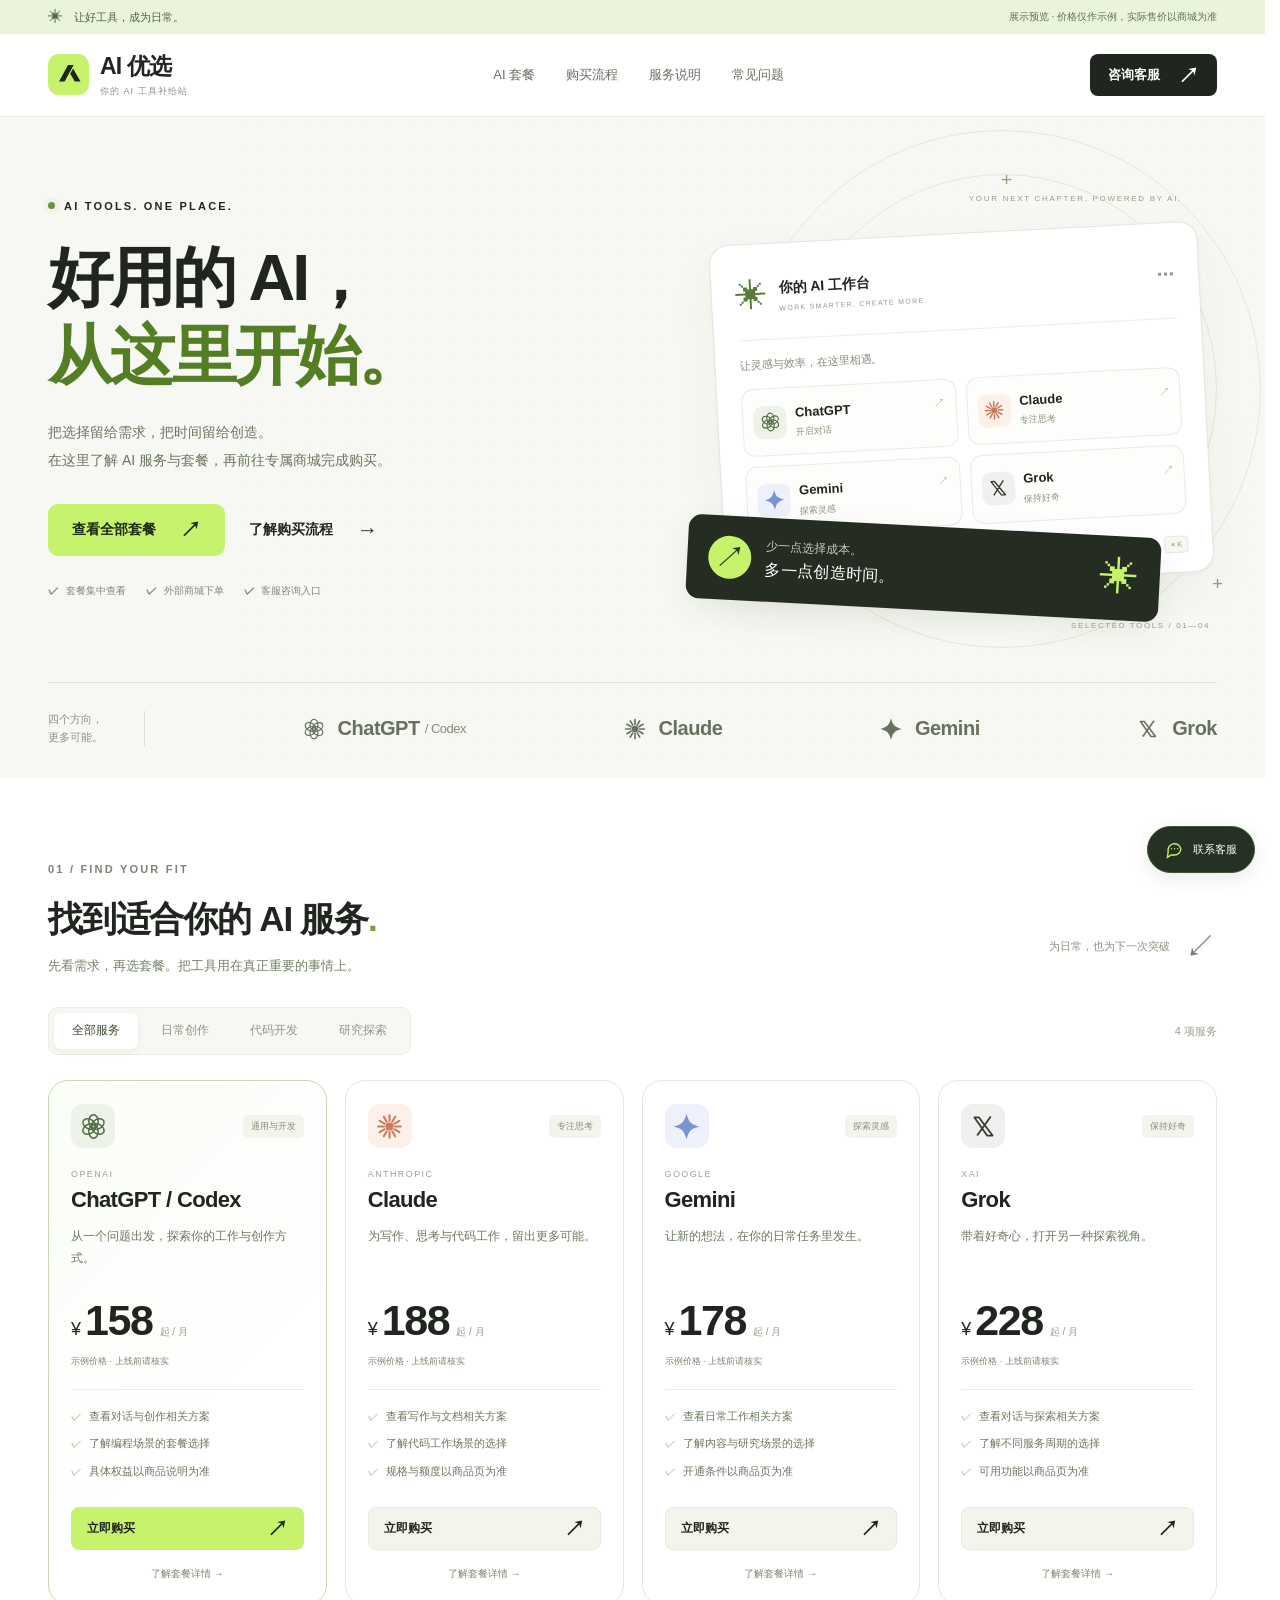
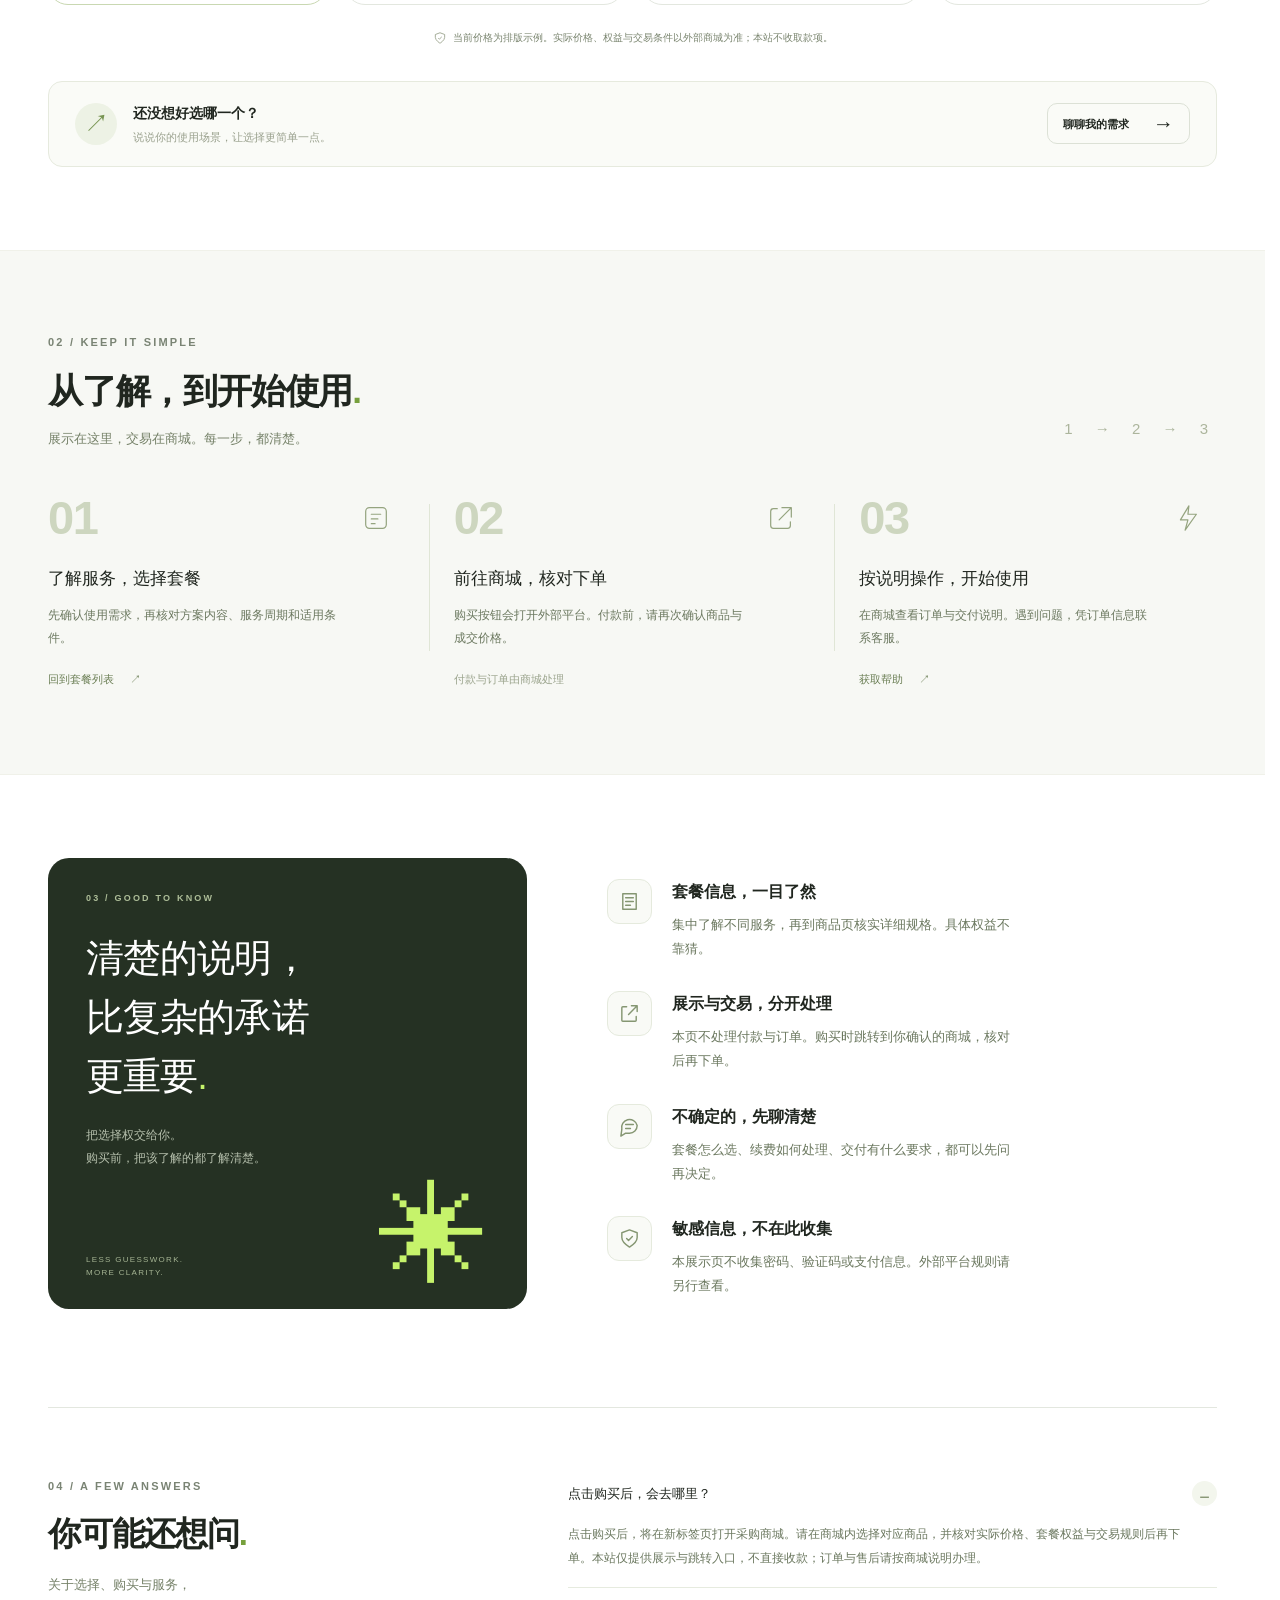
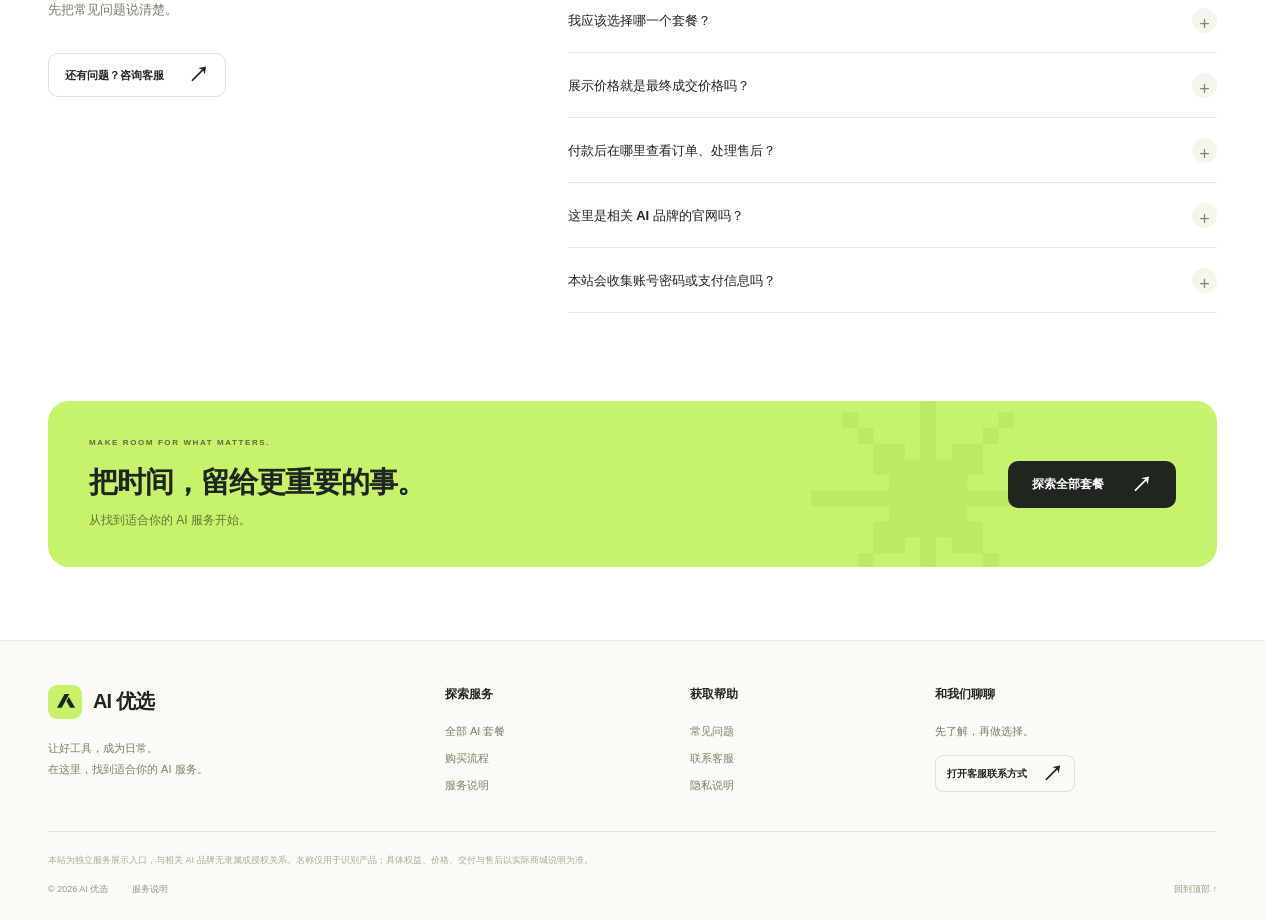
<file: index.html>
<!DOCTYPE html>
<html lang="zh-CN">
<head>
  <meta charset="UTF-8">
  <meta name="viewport" content="width=device-width, initial-scale=1">
  <meta name="description" content="了解 AI 服务与套餐，找到适合自己的工具。点击购买后前往独立商城完成下单。">
  <meta name="theme-color" content="#f7f8f3">
  <meta name="referrer" content="strict-origin-when-cross-origin">
  <meta name="robots" content="noindex, nofollow">
  <title>AI 优选 · 让好用的 AI，成为日常</title>
  <link rel="icon" type="image/svg+xml" href="assets/favicon.svg">
  <link rel="stylesheet" href="styles.css">
  <script src="config.js" defer></script>
  <script src="app.js" defer></script>
</head>
<body>
  <a class="skip-link" href="#main">跳到主要内容</a>
  <div class="notice-bar" id="notice-bar"><div class="container notice-inner"><span><span class="tiny-star">✳</span> 让好工具，成为日常。</span><span id="notice-text">展示预览 · 价格仅作示例，实际售价以商城为准</span></div></div>
  <header class="site-header">
    <div class="container header-inner">
      <a class="brand" href="#top" aria-label="返回首页">
        <span class="brand-symbol" aria-hidden="true"><svg viewBox="0 0 36 36"><path d="M7 26 17.4 7H24L13.5 26H7Z"/><path d="m20 17 5.3 9H32l-8.7-15-3.3 6Z"/></svg></span>
        <span class="brand-wordmark"><strong data-brand>AI 优选</strong><small data-tagline>你的 AI 工具补给站</small></span>
      </a>
      <nav class="desktop-nav" aria-label="主导航"><a href="#plans">AI 套餐</a><a href="#how-it-works">购买流程</a><a href="#service">服务说明</a><a href="#faq">常见问题</a></nav>
      <div class="header-actions"><button class="button button-dark button-small" data-contact>咨询客服 <span aria-hidden="true">↗</span></button><button class="menu-toggle" id="menu-toggle" aria-label="打开导航菜单" aria-controls="mobile-nav" aria-expanded="false"><span></span><span></span></button></div>
    </div>
    <nav class="mobile-nav" id="mobile-nav" aria-label="移动端导航" hidden><a href="#plans">AI 套餐</a><a href="#how-it-works">购买流程</a><a href="#service">服务说明</a><a href="#faq">常见问题</a></nav>
  </header>
  <main id="main">
    <section class="hero" id="top">
      <div class="container hero-grid">
        <div class="hero-copy">
          <p class="eyebrow"><span class="status-dot" aria-hidden="true"></span><span id="hero-eyebrow">AI TOOLS. ONE PLACE.</span></p>
          <h1><span id="hero-line1">好用的 AI，</span><br><span class="hero-highlight" id="hero-line2">从这里开始。</span></h1>
          <p class="hero-description" id="hero-description">把选择留给需求，把时间留给创造。<br>在这里了解 AI 服务与套餐，再前往专属商城完成购买。</p>
          <div class="hero-buttons"><a class="button button-accent" href="#plans">查看全部套餐 <span aria-hidden="true">↗</span></a><a class="button button-ghost" href="#how-it-works">了解购买流程 <span aria-hidden="true">→</span></a></div>
          <div class="hero-reassurance"><span><b aria-hidden="true">✓</b> 套餐集中查看</span><span><b aria-hidden="true">✓</b> 外部商城下单</span><span><b aria-hidden="true">✓</b> 客服咨询入口</span></div>
        </div>
        <div class="hero-art" aria-label="AI 服务展示插画">
          <div class="orbit orbit-one" aria-hidden="true"></div><div class="orbit orbit-two" aria-hidden="true"></div><div class="art-cross cross-one" aria-hidden="true">+</div><div class="art-cross cross-two" aria-hidden="true">+</div>
          <div class="art-label">YOUR NEXT CHAPTER, POWERED BY AI.</div>
          <div class="workspace-card">
            <div class="workspace-top"><span class="workspace-logo">✳</span><span>你的 AI 工作台<small>WORK SMARTER. CREATE MORE.</small></span><span class="workspace-menu" aria-hidden="true">···</span></div>
            <div class="workspace-rule"></div>
            <p class="workspace-caption">让灵感与效率，在这里相遇。</p>
            <div class="workspace-apps">
              <a href="#plans" class="workspace-app"><span class="brand-icon icon-chatgpt" data-icon="chatgpt"></span><span>ChatGPT<small>开启对话</small></span><span class="app-arrow">↗</span></a>
              <a href="#plans" class="workspace-app"><span class="brand-icon icon-claude" data-icon="claude"></span><span>Claude<small>专注思考</small></span><span class="app-arrow">↗</span></a>
              <a href="#plans" class="workspace-app"><span class="brand-icon icon-gemini" data-icon="gemini"></span><span>Gemini<small>探索灵感</small></span><span class="app-arrow">↗</span></a>
              <a href="#plans" class="workspace-app"><span class="brand-icon icon-grok" data-icon="grok"></span><span>Grok<small>保持好奇</small></span><span class="app-arrow">↗</span></a>
            </div>
            <div class="workspace-bottom"><span><i></i> 为你的下一次创造，做好准备</span><span aria-hidden="true">⌘ K</span></div>
          </div>
          <div class="floating-note"><span class="note-arrow" aria-hidden="true">↗</span><span>少一点选择成本。<br><strong>多一点创造时间。</strong></span><span class="note-spark" aria-hidden="true">✳</span></div>
          <div class="art-index" aria-hidden="true">SELECTED TOOLS / 01—04</div>
        </div>
      </div>
      <div class="container product-ribbon"><span class="ribbon-label">四个方向，<br>更多可能。</span><div><span data-icon="chatgpt" class="ribbon-icon"></span>ChatGPT <em>/ Codex</em></div><div><span data-icon="claude" class="ribbon-icon"></span>Claude</div><div><span data-icon="gemini" class="ribbon-icon"></span>Gemini</div><div><span data-icon="grok" class="ribbon-icon"></span>Grok</div></div>
    </section>
    <section class="section plans-section" id="plans">
      <div class="container">
        <div class="section-heading"><div><p class="eyebrow section-eyebrow">01 / FIND YOUR FIT</p><h2>找到适合你的 AI 服务<span class="accent-period">.</span></h2><p>先看需求，再选套餐。把工具用在真正重要的事情上。</p></div><span class="quiet-label">为日常，也为下一次突破 <span aria-hidden="true">↙</span></span></div>
        <div class="filter-row"><div class="filter-tabs" role="group" aria-label="按使用场景筛选"><button data-filter="all" class="filter-tab active" aria-pressed="true">全部服务</button><button data-filter="creation" class="filter-tab" aria-pressed="false">日常创作</button><button data-filter="coding" class="filter-tab" aria-pressed="false">代码开发</button><button data-filter="research" class="filter-tab" aria-pressed="false">研究探索</button></div><span class="result-count" id="result-count" aria-live="polite">4 项服务</span></div>
        <div class="product-grid" id="product-grid"></div>
        <p class="pricing-note"><svg viewBox="0 0 24 24" aria-hidden="true"><path d="m12 3 8 3v5c0 5-8 10-8 10S4 16 4 11V6l8-3Z"/><path d="m9 12 2 2 4-4"/></svg><span id="price-disclaimer">当前价格为排版示例。实际价格、权益与交易条件以外部商城为准；本站不收取款项。</span></p>
        <div class="help-strip"><div class="help-strip-icon" aria-hidden="true">↗</div><div><h3>还没想好选哪一个？</h3><p>说说你的使用场景，让选择更简单一点。</p></div><button class="button button-outline" data-contact>聊聊我的需求 <span aria-hidden="true">→</span></button></div>
      </div>
    </section>
    <section class="section workflow-section" id="how-it-works">
      <div class="container"><div class="section-heading"><div><p class="eyebrow section-eyebrow">02 / KEEP IT SIMPLE</p><h2>从了解，到开始使用<span class="accent-period">.</span></h2><p>展示在这里，交易在商城。每一步，都清楚。</p></div><span class="section-number" aria-hidden="true">1 → 2 → 3</span></div>
        <div class="steps-grid">
          <article class="step-card"><div class="step-top"><span class="step-number">01</span><svg viewBox="0 0 32 32" aria-hidden="true"><rect x="5" y="5" width="22" height="22" rx="4"/><path d="M11 12h10M11 17h7M11 22h4"/></svg></div><h3>了解服务，选择套餐</h3><p>先确认使用需求，再核对方案内容、服务周期和适用条件。</p><a href="#plans">回到套餐列表 <span aria-hidden="true">↗</span></a></article>
          <article class="step-card"><div class="step-top"><span class="step-number">02</span><svg viewBox="0 0 32 32" aria-hidden="true"><path d="M17 5h10v10M27 5 14 18"/><path d="M12 6H8a3 3 0 0 0-3 3v15a3 3 0 0 0 3 3h15a3 3 0 0 0 3-3v-4"/></svg></div><h3>前往商城，核对下单</h3><p>购买按钮会打开外部平台。付款前，请再次确认商品与成交价格。</p><span class="step-note">付款与订单由商城处理</span></article>
          <article class="step-card"><div class="step-top"><span class="step-number">03</span><svg viewBox="0 0 32 32" aria-hidden="true"><path d="m18 3-9 15h8l-3 11 12-17h-9l1-9Z"/></svg></div><h3>按说明操作，开始使用</h3><p>在商城查看订单与交付说明。遇到问题，凭订单信息联系客服。</p><button class="text-button" data-contact>获取帮助 <span aria-hidden="true">↗</span></button></article>
        </div>
      </div>
    </section>
    <section class="section service-section" id="service">
      <div class="container service-grid">
        <div class="service-manifesto"><p class="eyebrow">03 / GOOD TO KNOW</p><h2>清楚的说明，<br>比复杂的承诺<br>更重要<span>.</span></h2><p>把选择权交给你。<br>购买前，把该了解的都了解清楚。</p><div class="manifesto-bottom"><span>LESS GUESSWORK.<br>MORE CLARITY.</span><span class="manifesto-star" aria-hidden="true">✳</span></div></div>
        <div class="service-benefits">
          <article><span class="benefit-icon" aria-hidden="true"><svg viewBox="0 0 24 24"><path d="M5 4h14v16H5zM8 8h8M8 12h8M8 16h5"/></svg></span><div><h3>套餐信息，一目了然</h3><p>集中了解不同服务，再到商品页核实详细规格。具体权益不靠猜。</p></div></article>
          <article><span class="benefit-icon" aria-hidden="true"><svg viewBox="0 0 24 24"><path d="M14 4h6v6M20 4l-9 9M9 5H5a1 1 0 0 0-1 1v13a1 1 0 0 0 1 1h13a1 1 0 0 0 1-1v-4"/></svg></span><div><h3>展示与交易，分开处理</h3><p>本页不处理付款与订单。购买时跳转到你确认的商城，核对后再下单。</p></div></article>
          <article><span class="benefit-icon" aria-hidden="true"><svg viewBox="0 0 24 24"><path d="M20 11a8 8 0 0 1-8 8H8l-5 3 1-7a8 8 0 1 1 16-4ZM8 10h8M8 14h5"/></svg></span><div><h3>不确定的，先聊清楚</h3><p>套餐怎么选、续费如何处理、交付有什么要求，都可以先问再决定。</p></div></article>
          <article><span class="benefit-icon" aria-hidden="true"><svg viewBox="0 0 24 24"><path d="m12 3 8 3v5c0 5-8 10-8 10S4 16 4 11V6l8-3Z"/><path d="m9 12 2 2 4-4"/></svg></span><div><h3>敏感信息，不在此收集</h3><p>本展示页不收集密码、验证码或支付信息。外部平台规则请另行查看。</p></div></article>
        </div>
      </div>
    </section>
    <section class="section faq-section" id="faq"><div class="container faq-layout"><div class="faq-intro"><p class="eyebrow section-eyebrow">04 / A FEW ANSWERS</p><h2>你可能还想问<span class="accent-period">.</span></h2><p>关于选择、购买与服务，<br>先把常见问题说清楚。</p><button class="button button-outline" data-contact>还有问题？咨询客服 <span aria-hidden="true">↗</span></button></div><div class="faq-list" id="faq-list"></div></div></section>
    <section class="container final-cta"><div><p class="eyebrow">MAKE ROOM FOR WHAT MATTERS.</p><h2>把时间，留给更重要的事。</h2><p>从找到适合你的 AI 服务开始。</p></div><a href="#plans" class="button button-dark">探索全部套餐 <span aria-hidden="true">↗</span></a><span class="cta-decoration" aria-hidden="true">✳</span></section>
  </main>
  <footer class="site-footer"><div class="container"><div class="footer-top"><div class="footer-brand"><a href="#top" class="brand"><span class="brand-symbol" aria-hidden="true"><svg viewBox="0 0 36 36"><path d="M7 26 17.4 7H24L13.5 26H7Z"/><path d="m20 17 5.3 9H32l-8.7-15-3.3 6Z"/></svg></span><strong data-brand>AI 优选</strong></a><p id="footer-description">让好工具，成为日常。<br>在这里，找到适合你的 AI 服务。</p></div><div class="footer-links"><h3>探索服务</h3><a href="#plans">全部 AI 套餐</a><a href="#how-it-works">购买流程</a><a href="#service">服务说明</a></div><div class="footer-links"><h3>获取帮助</h3><a href="#faq">常见问题</a><button data-contact>联系客服</button><button data-legal="privacy">隐私说明</button></div><div class="footer-contact"><h3>和我们聊聊</h3><p>先了解，再做选择。</p><button class="button button-outline button-small" data-contact>打开客服联系方式 <span aria-hidden="true">↗</span></button></div></div><div class="footer-bottom"><p id="footer-disclaimer"></p><div><span id="copyright">© 2026 AI 优选</span><button data-legal="terms">服务说明</button><a id="filing-link" hidden></a><a href="#top" class="back-to-top">回到顶部 ↑</a></div></div></div></footer>
  <button class="floating-contact" data-contact aria-label="联系客服"><svg viewBox="0 0 24 24" aria-hidden="true"><path d="M20 11a8 8 0 0 1-8 8H8l-5 3 1-7a8 8 0 1 1 16-4Z"/><path d="M8 11h.01M12 11h.01M16 11h.01"/></svg><span>联系客服</span></button>
  <dialog class="site-dialog" id="contact-dialog" aria-labelledby="contact-title"><div class="dialog-inner"><button class="dialog-close" data-close aria-label="关闭">×</button><div class="dialog-symbol">↗</div><p class="eyebrow section-eyebrow">LET’S TALK</p><h2 id="contact-title">聊聊你的需求</h2><p class="dialog-description" id="contact-note"></p><div class="contact-field"><span>客服微信</span><strong id="wechat-value">Gptchongzhi00</strong><button class="button button-dark" id="copy-wechat">复制微信号 <span aria-hidden="true">⧉</span></button></div><a class="email-link" id="email-link" hidden></a><p class="dialog-footnote" id="contact-footnote">联系时请说明商品名称和需求，不要发送密码或验证码。</p></div></dialog>
  <dialog class="site-dialog" id="product-dialog" aria-labelledby="product-title"><div class="dialog-inner"><button class="dialog-close" data-close aria-label="关闭">×</button><div id="detail-icon" class="brand-icon"></div><p class="eyebrow section-eyebrow" id="detail-provider"></p><h2 id="product-title"></h2><p class="dialog-description" id="detail-description"></p><div class="detail-price" id="detail-price"></div><p class="detail-copy" id="detail-copy"></p><ul class="detail-checklist"><li>确认套餐、周期与账号条件</li><li>核实商品实际价格及服务说明</li><li>保留订单编号，按商城规则办理售后</li></ul><a class="button button-accent full-width" id="detail-buy" href="#plans">前往商城购买 <span aria-hidden="true">↗</span></a><p class="dialog-footnote">你将在外部平台完成付款，本站不接收款项。</p></div></dialog>
  <dialog class="site-dialog" id="setup-dialog" aria-labelledby="setup-title"><div class="dialog-inner"><button class="dialog-close" data-close aria-label="关闭">×</button><div class="dialog-symbol">↗</div><p class="eyebrow section-eyebrow">DEMO PREVIEW</p><h2 id="setup-title">购买入口待配置</h2><p class="dialog-description">这里将跳转到你的采购平台。现在还没有填入真实链接，因此不会打开其他网站或产生订单。</p><div class="setup-instruction">打开源码包中的 <strong>editor.html</strong>，填入统一商城链接或各商品的购买链接，再导出配置并替换 <strong>site/config.js</strong>。</div><button class="button button-dark full-width" data-close>知道了</button></div></dialog>
  <dialog class="site-dialog" id="legal-dialog" aria-labelledby="legal-title"><div class="dialog-inner"><button class="dialog-close" data-close aria-label="关闭">×</button><p class="eyebrow section-eyebrow">INFORMATION</p><h2 id="legal-title"></h2><div class="legal-copy" id="legal-copy"></div></div></dialog>
  <div class="toast" id="toast" role="status" aria-live="polite"></div>
  <noscript><div class="noscript-message">请启用 JavaScript 以查看配置的套餐和联系方式。本页不包含登录、支付或订单功能。</div></noscript>
</body>
</html>
</file>
<file: styles.css>
:root{--accent:#c6f36b;--ink:#20261f;--muted:#737a71;--line:#e3e7df;--paper:#f7f8f3;--green:#537e24;--radius:20px;--font:"Inter","SF Pro Display","Segoe UI","PingFang SC","Microsoft YaHei","Noto Sans CJK SC",sans-serif}
*{box-sizing:border-box}html{scroll-behavior:smooth;scroll-padding-top:98px}body{margin:0;background:#fff;color:var(--ink);font-family:var(--font);font-size:15px;line-height:1.65;-webkit-font-smoothing:antialiased}button,input,textarea,select{font:inherit}button,a{-webkit-tap-highlight-color:transparent}button{cursor:pointer}button:disabled{cursor:not-allowed;opacity:.6}a{color:inherit;text-decoration:none}button{color:inherit}button:focus-visible,a:focus-visible,summary:focus-visible{outline:3px solid #5d852d;outline-offset:5px}svg{display:block;width:24px;height:24px}button svg{pointer-events:none}h1,h2,h3,p{margin:0}button{border:0}ul{margin:0;padding:0;list-style:none}[hidden]{display:none!important}.container{width:min(1240px,calc(100% - 96px));margin-inline:auto}.skip-link{position:fixed;z-index:100;top:-100px;left:16px;padding:12px;background:var(--ink);color:white}.skip-link:focus{top:12px}.button{display:inline-flex;align-items:center;justify-content:center;gap:24px;min-height:52px;padding:12px 23px;border:1px solid transparent;border-radius:10px;font-weight:600;font-size:14px;line-height:1.5;white-space:nowrap;transition:transform .2s,background .2s,box-shadow .2s}.button:hover{transform:translateY(-2px)}.button>span:last-child{font-size:21px;line-height:1}.button-accent{background:var(--accent);color:#1d2a13}.button-accent:hover{box-shadow:0 6px 20px #698b2e20}.button-dark{background:var(--ink);color:#fff}.button-dark:hover{background:#37402f}.button-outline{border-color:#dce1d6;background:transparent}.button-outline:hover{background:#f1f4ec}.button-ghost{background:transparent;padding-inline:15px}.button-small{min-height:42px;padding:9px 17px;font-size:13px;gap:18px;border-radius:8px}.full-width{width:100%}.eyebrow{font-size:11px;font-weight:650;letter-spacing:2.2px;display:flex;align-items:center;gap:9px;line-height:1.5}.section-eyebrow{color:#7a8474;margin-bottom:17px}.status-dot{height:7px;width:7px;border-radius:50%;background:#6a923b;box-shadow:0 0 0 5px #72914c0c}.notice-bar{height:34px;background:#eaf3dc;font-size:11px;color:#526346}.notice-inner{height:100%;display:flex;align-items:center;justify-content:space-between;gap:20px}.tiny-star{font-size:15px;vertical-align:-1px;margin-right:8px}.notice-inner>span:last-child{font-size:10px;opacity:.9}.site-header{height:83px;position:sticky;top:0;z-index:30;background:#ffffffee;border-bottom:1px solid #eceee7;backdrop-filter:blur(16px)}.header-inner{height:100%;display:flex;align-items:center;justify-content:space-between;gap:24px}.brand{display:inline-flex;align-items:center;gap:11px;flex-shrink:0}.brand-symbol{display:grid;place-items:center;width:41px;height:41px;border-radius:11px;background:var(--accent);color:var(--ink)}.brand-symbol svg{width:31px;height:31px;fill:currentColor}.brand-wordmark{display:flex;flex-direction:column;line-height:1.3}.brand strong{font-size:23px;letter-spacing:-.9px}.brand small{font-size:9px;color:#8a8f85;margin-top:4px;letter-spacing:1px}.desktop-nav{display:flex;align-items:center;gap:31px;font-size:13px;color:#65705f}.desktop-nav a:hover{color:#1c2518}.header-actions{display:flex;align-items:center;gap:14px}.menu-toggle{display:none;background:none;width:30px;height:40px;padding:6px 1px}.menu-toggle span{display:block;height:2px;width:22px;background:var(--ink);margin:6px 0;transition:transform .2s}.menu-toggle[aria-expanded=true] span:first-child{transform:translateY(4px) rotate(45deg)}.menu-toggle[aria-expanded=true] span:last-child{transform:translateY(-4px) rotate(-45deg)}.mobile-nav{position:absolute;top:100%;left:0;width:100%;padding:10px 24px 22px;background:white;border-bottom:1px solid var(--line);box-shadow:0 12px 20px #15200b0d}.mobile-nav a{display:block;padding:12px 0}.hero{background:var(--paper);position:relative;overflow:hidden}.hero:before{content:"";position:absolute;inset:0;background-image:radial-gradient(#adb29d 0.65px,transparent .65px);background-size:21px 21px;opacity:.19;pointer-events:none;mask-image:linear-gradient(90deg,transparent 15%,black 90%)}.hero-grid{display:grid;grid-template-columns:1.12fr 1fr;gap:30px;align-items:center;padding-top:73px;padding-bottom:67px;position:relative}.hero-copy{padding-bottom:8px;z-index:2}.hero h1{font-size:clamp(48px,5.05vw,73px);line-height:1.2;letter-spacing:-3.1px;font-weight:720;margin:25px 0 25px}.hero-highlight{color:var(--green);position:relative}.hero-description{font-size:14px;line-height:1.95;color:#76806d;white-space:pre-line;max-width:540px}.hero-buttons{display:flex;gap:8px;align-items:center;margin-top:30px}.hero-reassurance{display:flex;gap:20px;font-size:10px;color:#818977;margin-top:25px}.hero-reassurance b{font-size:11px;color:#728762;margin-right:4px}.hero-art{position:relative;height:425px;width:100%;max-width:530px;margin-left:auto;isolation:isolate}.orbit{position:absolute;border:1px solid #c9d1bb70;border-radius:50%;z-index:-1}.orbit-one{width:429px;height:429px;top:-16px;right:0}.orbit-two{width:518px;height:518px;top:-60px;right:-44px}.art-cross{position:absolute;font-size:19px;font-weight:300;color:#93a080}.cross-one{top:-26px;right:205px}.cross-two{bottom:16px;right:-6px}.art-label{position:absolute;right:35px;top:2px;font-size:8px;letter-spacing:1.7px;color:#96a086}.workspace-card{position:absolute;left:30px;right:11px;top:43px;background:#ffffff;border-radius:19px;border:1px solid #e2e6d9;box-shadow:0 18px 50px #343e1b0c,0 2px 4px #3c491b05;padding:25px 24px 19px;transform:rotate(-3deg)}.workspace-top{display:flex;gap:11px;align-items:center;font-size:14px;font-weight:600}.workspace-logo{font-size:32px;color:#587b38;font-weight:400}.workspace-top small{display:block;font-size:7px;letter-spacing:1.3px;color:#929a85;margin-top:3px;font-weight:400}.workspace-menu{margin-left:auto;color:#929b86;font-size:21px}.workspace-rule{height:1px;background:#ecefe6;margin-top:17px}.workspace-caption{font-size:11px;color:#858d7a;margin:15px 0}.workspace-apps{display:grid;grid-template-columns:1fr 1fr;gap:10px}.workspace-app{min-width:0;border:1px solid #e8ebe3;border-radius:12px;display:flex;align-items:center;gap:9px;padding:14px 10px;background:#fdfefb;transition:background .2s}.workspace-app:hover{background:#f1f5ea}.workspace-app>span:nth-child(2){font-size:13px;font-weight:600}.workspace-app small{display:block;font-size:9px;font-weight:400;color:#8b937f;margin-top:2px}.workspace-app .brand-icon{height:33px;width:33px;border-radius:9px}.workspace-app .brand-icon svg{height:22px;width:22px}.app-arrow{margin-left:auto;align-self:flex-start;font-size:11px;color:#a3aa9b}.workspace-bottom{display:flex;justify-content:space-between;align-items:center;margin-top:22px;font-size:8px;color:#99a18d}.workspace-bottom>span:last-child{border:1px solid #e5e9de;background:#f7f8f3;border-radius:4px;padding:1px 5px}.workspace-bottom i{display:inline-block;width:5px;height:5px;background:#8baf55;border-radius:50%;margin-right:5px}.floating-note{position:absolute;bottom:5px;left:0;right:57px;display:flex;align-items:center;gap:14px;background:#252d23;border-radius:13px;color:#c3cbbb;padding:18px 21px;box-shadow:0 10px 30px #23301a13;transform:rotate(3deg);font-size:12px;line-height:1.7}.floating-note strong{font-size:16px;color:white;letter-spacing:.3px;font-weight:500}.note-arrow{display:grid;place-items:center;width:43px;height:43px;background:var(--accent);color:#28381a;border-radius:50%;font-size:31px;line-height:1}.note-spark{margin-left:auto;font-size:39px;color:var(--accent);line-height:1}.art-index{position:absolute;right:7px;bottom:-17px;color:#969e87;font-size:8px;letter-spacing:1.6px}.product-ribbon{position:relative;display:flex;align-items:center;justify-content:space-between;border-top:1px solid #e1e6d8;padding:28px 0 32px;gap:25px}.ribbon-label{font-size:11px;line-height:1.6;color:#8c937f;border-right:1px solid #dbe0d1;padding-right:41px;flex-shrink:0}.product-ribbon>div{display:flex;align-items:center;gap:12px;font-size:20px;font-weight:550;letter-spacing:-.5px;color:#68715e}.product-ribbon>div em{font-weight:400;font-size:13px;font-style:normal;opacity:.8;margin-left:-7px}.ribbon-icon svg{width:24px;height:24px}.ribbon-icon{display:grid;place-items:center}.ribbon-icon .gemini-shape{fill:#68715e}.section{padding:83px 0}.section-heading{display:flex;justify-content:space-between;align-items:flex-end;gap:24px;margin-bottom:30px}.section h2{font-size:35px;line-height:1.35;letter-spacing:-1.2px;font-weight:650}.accent-period{color:#77a03d}.section-heading p:not(.eyebrow){font-size:13px;color:#8a9082;margin-top:13px}.quiet-label{font-size:11px;color:#8c9583;white-space:nowrap;display:flex;align-items:center;gap:15px;padding-bottom:4px}.quiet-label>span{font-size:32px;font-weight:300;color:#777f6c}.filter-row{display:flex;align-items:center;justify-content:space-between;margin:31px 0 25px;gap:15px}.filter-tabs{display:flex;gap:5px;padding:5px;border:1px solid #e9ece2;border-radius:10px;background:#f7f8f4}.filter-tab{background:transparent;padding:8px 18px;border-radius:7px;color:#919786;font-size:12px;white-space:nowrap;transition:background .2s,color .2s}.filter-tab.active{background:white;color:#3c4930;box-shadow:0 2px 7px #283e1210}.filter-tab:hover{color:#38472a}.result-count{color:#9ba18f;font-size:11px}.product-grid{display:grid;grid-template-columns:repeat(4,minmax(0,1fr));gap:18px;align-items:stretch}.product-card{border:1px solid var(--line);border-radius:var(--radius);padding:23px 22px 19px;display:flex;flex-direction:column;position:relative;background:white;transition:transform .22s,box-shadow .22s,border-color .22s;min-width:0}.product-card:hover{transform:translateY(-5px);box-shadow:0 15px 35px #2a3c1810;border-color:#c7d3b3}.product-card:first-child{border-color:#c9d8b2;background:linear-gradient(135deg,#fbfdf7,#fff 60%)}.card-top{display:flex;justify-content:space-between;align-items:center;margin-bottom:19px;gap:5px}.brand-icon{display:grid;place-items:center;width:44px;height:44px;border-radius:12px;flex-shrink:0}.brand-icon svg{width:29px;height:29px}.icon-chatgpt{background:#edf3e8;color:#526b44}.icon-claude{background:#fcf0e9;color:#c77d5c}.icon-gemini{background:#eef1fc;color:#7895d3}.icon-grok{background:#f0f0ef;color:#363c33}.card-badge{font-size:9px;padding:4px 8px;border-radius:5px;background:#f3f5ed;color:#879078;white-space:nowrap}.card-provider{font-size:9px;letter-spacing:1.4px;color:#9ca391;margin-bottom:3px;text-transform:uppercase}.product-card h3{font-size:22px;letter-spacing:-.65px;font-weight:650;line-height:1.4;min-height:31px}.card-description{font-size:11px;color:#8a917f;margin-top:10px;line-height:1.8;min-height:40px}.card-price{display:flex;align-items:baseline;flex-wrap:wrap;gap:4px;margin-top:23px;line-height:1.3}.card-price .currency{font-size:18px;font-weight:500}.card-price .number{font-size:43px;letter-spacing:-1.4px;font-weight:600;font-variant-numeric:tabular-nums}.card-price .unit{font-size:10px;color:#939b86;margin-left:3px}.card-price .price-unset{font-size:28px;letter-spacing:-.5px}.price-caption{font-size:9px;color:#98a089;margin-top:5px}.card-rule{height:1px;background:#ecede7;margin:20px 0 18px}.feature-list{display:flex;flex-direction:column;gap:10px;font-size:10px;color:#78816c;min-height:74px;margin-bottom:25px}.feature-list li{display:flex;align-items:flex-start;gap:7px;line-height:1.6}.feature-list li:before{content:"✓";font-size:11px;color:#88a064;flex-shrink:0}.card-buy{width:100%;background:#f3f5ed;border:1px solid #e7ebdf;border-radius:8px;font-size:12px;min-height:43px;justify-content:space-between;padding:10px 15px;margin-top:auto}.product-card:first-child .card-buy{background:var(--accent);border-color:transparent}.card-detail{margin-top:13px;align-self:center;font-size:10px;color:#8c9580;background:none;padding:3px 8px}.card-detail:hover{color:#47672c}.pricing-note{display:flex;align-items:flex-start;justify-content:center;gap:6px;color:#939b86;font-size:10px;margin-top:25px}.pricing-note svg{width:14px;height:14px;margin-top:1px;fill:none;stroke:#99a28b;stroke-width:1.5;flex-shrink:0}.help-strip{display:flex;align-items:center;gap:16px;border:1px solid #e6eade;background:#fafbf7;padding:20px 26px;border-radius:14px;margin-top:34px}.help-strip-icon{display:grid;place-items:center;width:42px;height:42px;background:#edf2e5;border-radius:50%;font-size:25px;color:#779452}.help-strip h3{font-size:14px;font-weight:600}.help-strip p{font-size:11px;color:#9aa18e;margin-top:3px}.help-strip .button{margin-left:auto;min-height:41px;font-size:11px;padding:9px 15px}.workflow-section{background:#f7f8f4;border-top:1px solid #f0f1e9;border-bottom:1px solid #f0f1e9}.section-number{font-size:15px;letter-spacing:9px;color:#acb59c;margin-bottom:7px;white-space:nowrap}.steps-grid{display:grid;grid-template-columns:repeat(3,minmax(0,1fr));gap:48px;margin-top:38px}.step-card{position:relative;padding-right:15px}.step-card+.step-card:before{content:"";position:absolute;height:147px;top:17px;left:-25px;width:1px;background:#e0e6d6}.step-top{display:flex;justify-content:space-between;align-items:center;margin-bottom:17px}.step-number{font-size:47px;font-weight:550;letter-spacing:-1.5px;color:#cdd6bf;line-height:1.3}.step-top svg{width:30px;height:30px;fill:none;stroke:#95a47f;stroke-width:1.3;stroke-linecap:round;stroke-linejoin:round}.step-card h3{font-size:17px;font-weight:550;margin-bottom:11px}.step-card p{font-size:12px;color:#8a947d;line-height:1.9;max-width:290px}.step-card a,.text-button,.step-note{display:inline-flex;align-items:center;gap:16px;background:none;padding:0;margin-top:20px;font-size:11px;color:#6d8057}.step-note{color:#9ba48d}.service-grid{display:grid;grid-template-columns:.88fr 1.12fr;gap:80px;align-items:center}.service-manifesto{background:#253123;border-radius:21px;padding:34px 38px 22px;color:#fff;overflow:hidden;position:relative}.service-manifesto>.eyebrow{color:#adbd98;font-size:9px}.service-manifesto h2{font-size:38px;line-height:1.55;letter-spacing:-.9px;margin-top:24px;font-weight:500}.service-manifesto h2>span{color:var(--accent)}.service-manifesto>p:not(.eyebrow){color:#b6c0ad;font-size:12px;line-height:1.9;margin-top:18px}.manifesto-bottom{display:flex;align-items:flex-end;justify-content:space-between;margin-top:19px;gap:15px}.manifesto-bottom>span:first-child{font-size:8px;color:#a5b493;letter-spacing:1.3px;padding-bottom:8px}.manifesto-star{font-size:110px;color:var(--accent);font-weight:200;line-height:.9}.service-benefits{display:flex;flex-direction:column;gap:30px;padding-top:10px}.service-benefits article{display:flex;align-items:flex-start;gap:20px}.benefit-icon{display:grid;place-items:center;width:45px;height:45px;border:1px solid #e5eadd;border-radius:12px;background:#f9faf6;flex-shrink:0}.benefit-icon svg{width:23px;height:23px;fill:none;stroke:#859672;stroke-width:1.5;stroke-linejoin:round;stroke-linecap:round}.service-benefits h3{font-size:16px;font-weight:600;margin:0 0 8px}.service-benefits p{font-size:12px;color:#919b83;line-height:1.85;max-width:340px}.faq-section{padding-top:15px;padding-bottom:88px}.faq-layout{border-top:1px solid var(--line);padding-top:70px;display:grid;grid-template-columns:.9fr 1.3fr;gap:70px}.faq-intro h2{font-size:33px}.faq-intro>p:not(.eyebrow){font-size:13px;color:#939c87;margin-top:17px;line-height:1.9}.faq-intro .button{margin-top:30px;font-size:11px;min-height:44px;padding:10px 16px}.faq-list details{border-bottom:1px solid #e6ebdf;padding:0 0 17px;margin-bottom:17px}.faq-list details:last-child{margin-bottom:0}.faq-list summary{display:flex;justify-content:space-between;align-items:center;gap:20px;cursor:pointer;font-size:13px;font-weight:550;list-style:none;line-height:1.8;min-height:30px}.faq-list summary::-webkit-details-marker{display:none}.faq-list summary:after{content:"+";display:grid;place-items:center;background:#f3f6ed;border-radius:50%;width:25px;height:25px;flex-shrink:0;color:#7b8b67;font-size:18px;font-weight:350}.faq-list details[open] summary:after{content:"−"}.faq-list details p{font-size:11px;line-height:2;color:#909b82;max-width:95%;padding-top:14px}.final-cta{background:var(--accent);border-radius:21px;padding:36px 41px;display:flex;align-items:center;justify-content:space-between;position:relative;overflow:hidden;margin-bottom:73px;isolation:isolate;gap:28px}.final-cta .eyebrow{font-size:8px;letter-spacing:1.6px;color:#596e35;margin-bottom:12px}.final-cta h2{font-size:29px;font-weight:600;letter-spacing:-1px;line-height:1.5}.final-cta p:not(.eyebrow){font-size:12px;color:#5f753b;margin-top:6px}.final-cta .button{font-size:12px;min-height:47px;gap:27px;z-index:1}.cta-decoration{font-size:250px;line-height:1;position:absolute;right:156px;bottom:-72px;color:#729637;opacity:.1;z-index:-1}.site-footer{background:#fafbf7;border-top:1px solid #e9ece3;padding:44px 0 23px}.footer-top{display:grid;grid-template-columns:1.7fr 1fr 1fr 1.3fr;gap:28px;padding-bottom:37px}.footer-brand p{font-size:11px;line-height:1.9;color:#909980;margin-top:16px;white-space:pre-line}.footer-brand .brand strong{font-size:20px}.footer-brand .brand-symbol{width:34px;height:34px;border-radius:9px}.footer-brand .brand-symbol svg{width:26px;height:26px}.footer-top h3{font-size:12px;font-weight:600;margin-bottom:17px}.footer-links a,.footer-links button{display:block;background:none;padding:0;font-size:11px;color:#929c83;margin-top:9px;text-align:left}.footer-links a:hover,.footer-links button:hover{color:#47652a}.footer-contact p{font-size:11px;color:#929c83;margin-bottom:15px}.footer-contact .button{font-size:10px;min-height:36px;padding:7px 11px;gap:15px}.footer-bottom{border-top:1px solid #e3e8da;padding-top:20px}.footer-bottom>p{font-size:9px;color:#a3ac96;max-width:940px;line-height:1.8;margin-bottom:14px;white-space:pre-line}.footer-bottom>div{display:flex;align-items:center;gap:24px;color:#8f9a7f;font-size:9px}.footer-bottom button{padding:0;background:none;font-size:9px;color:inherit}.back-to-top{margin-left:auto}.floating-contact{position:fixed;bottom:27px;right:25px;display:flex;align-items:center;gap:9px;z-index:25;background:#253123;color:#fff;font-size:11px;padding:13px 17px;border:1px solid #405235;border-radius:35px;box-shadow:0 5px 18px #1724121a}.floating-contact svg{height:19px;width:19px;fill:none;stroke:var(--accent);stroke-width:1.7;stroke-linecap:round}.site-dialog{border:1px solid #dfe7d4;border-radius:22px;padding:0;max-width:490px;width:calc(100% - 32px);max-height:min(88dvh,880px);color:var(--ink);box-shadow:0 35px 120px #0e1b1440;overflow-y:auto;overscroll-behavior:contain}.site-dialog::backdrop{background:#1921117d;backdrop-filter:blur(5px)}.dialog-inner{padding:35px;position:relative}.dialog-close{position:absolute;right:16px;top:13px;background:#f2f5ec;width:30px;height:30px;border-radius:50%;font-size:24px;line-height:1;font-weight:350;color:#818b73}.dialog-symbol{width:46px;height:46px;background:var(--accent);display:grid;place-items:center;font-size:30px;border-radius:13px;margin-bottom:23px}.dialog-inner h2{font-size:27px;line-height:1.35;letter-spacing:-.6px;margin:0 0 13px}.dialog-description{font-size:13px;color:#858f77;line-height:1.9}.contact-field{padding:20px;background:#f6f8f1;border-radius:14px;margin-top:22px;display:flex;flex-direction:column;gap:10px}.contact-field>span{font-size:10px;color:#929c83}.contact-field strong{font-size:22px;overflow-wrap:anywhere;line-height:1.5}.contact-field .button{font-size:12px;margin-top:10px;min-height:43px}.dialog-footnote{font-size:10px;color:#a0a893;line-height:1.8;margin-top:17px}.email-link{display:block;font-size:12px;color:#6b824c;margin-top:18px;overflow-wrap:anywhere}.detail-price{margin:16px 0 20px;font-size:34px;font-weight:600;letter-spacing:-1px}.detail-price small{font-size:11px;color:#95a083;font-weight:400;margin-left:5px;letter-spacing:0}.detail-copy{color:#818d71;font-size:12px;line-height:1.9}.detail-checklist{font-size:11px;color:#889777;margin:20px 0;padding-top:17px;border-top:1px solid var(--line);display:grid;gap:8px}.detail-checklist li:before{content:"✓";margin-right:8px;color:#729847}.dialog-inner>.brand-icon{margin-bottom:20px}.setup-instruction{padding:20px;background:#f5f7ef;color:#8a947e;font-size:12px;line-height:2;margin:20px 0 25px;border-radius:12px;overflow-wrap:anywhere}.setup-instruction strong{color:#546c3a;font-weight:500}.legal-copy{font-size:12px;line-height:1.95;color:#8a967c}.legal-copy p+p{margin-top:17px}.toast{position:fixed;bottom:95px;left:50%;transform:translate(-50%,15px);opacity:0;background:#24351d;color:white;border-radius:10px;padding:12px 21px;font-size:12px;z-index:100;pointer-events:none;max-width:calc(100% - 32px);width:max-content;transition:opacity .2s,transform .2s;box-shadow:0 7px 20px #1a2d1820}.toast.show{opacity:1;transform:translate(-50%,0)}.noscript-message{position:fixed;bottom:10px;left:10px;right:10px;background:#fff1bb;color:#5a491a;padding:20px;z-index:80;text-align:center}.empty-state{grid-column:1/-1;padding:40px;color:#81926d;background:#f7f9f2;border:1px solid #e4ead9;border-radius:15px;font-size:13px;text-align:center}
@media(min-width:1500px){.hero-grid{gap:65px}.hero h1{font-size:77px}.hero-description{font-size:15px}.hero-grid{padding-top:85px;padding-bottom:78px}}
@media(max-width:1150px){.container{width:calc(100% - 64px)}.desktop-nav{gap:22px}.hero-grid{gap:14px}.hero h1{font-size:59px;letter-spacing:-2.9px}.hero-description{font-size:12px}.hero-art{height:395px}.workspace-card{left:12px;right:0;padding:20px 18px 16px}.workspace-app{gap:7px;padding:12px 8px}.workspace-app>span:nth-child(2){font-size:11px}.workspace-app .brand-icon{width:29px;height:29px}.workspace-app small{font-size:8px}.workspace-caption{font-size:10px}.floating-note{right:22px;left:0;bottom:1px;padding:16px}.floating-note strong{font-size:14px}.art-label{right:10px}.product-ribbon>div{font-size:18px;gap:8px}.ribbon-label{padding-right:26px}.product-grid{gap:13px}.product-card{padding:21px 17px 18px;border-radius:17px}.product-card h3{font-size:19px}.card-badge{font-size:8px}.card-price .number{font-size:40px}.feature-list{font-size:9px}.service-grid{gap:50px}.service-manifesto h2{font-size:35px}.faq-layout{gap:50px}.quiet-label{font-size:10px}.final-cta h2{font-size:26px}}
@media(max-width:930px){.container{width:calc(100% - 48px)}.desktop-nav{gap:17px;font-size:11px}.brand strong{font-size:20px}.brand small{font-size:8px}.hero-grid{grid-template-columns:1fr 1fr;gap:18px;padding-top:62px;padding-bottom:61px}.hero h1{font-size:48px;letter-spacing:-2px}.hero .eyebrow{font-size:9px}.hero-description{font-size:11px}.hero-buttons .button{font-size:11px;min-height:45px;padding:11px 14px;gap:13px}.hero-reassurance{gap:10px;font-size:8px}.hero-art{height:351px}.workspace-card{padding:17px 14px;left:8px;top:25px;border-radius:16px}.workspace-top{font-size:12px}.workspace-top small{font-size:5px}.workspace-logo{font-size:26px}.workspace-rule{margin-top:12px}.workspace-caption{margin:10px 0;font-size:8px}.workspace-apps{gap:7px}.workspace-app{padding:10px 6px;gap:6px;border-radius:9px}.workspace-app .brand-icon{width:25px;height:25px;border-radius:7px}.workspace-app .brand-icon svg{width:19px;height:19px}.workspace-app>span:nth-child(2){font-size:10px}.workspace-app small{font-size:7px}.app-arrow{display:none}.workspace-bottom{margin-top:17px;font-size:6px}.floating-note{padding:13px;gap:10px;bottom:3px;font-size:9px;border-radius:11px}.floating-note strong{font-size:12px}.note-arrow{height:36px;width:36px;font-size:27px}.note-spark{font-size:31px}.orbit-one{width:330px;height:330px;top:0}.orbit-two{width:394px;height:394px;top:-33px;right:-30px}.art-label{font-size:6px;top:-4px}.art-index{font-size:6px;bottom:-19px}.product-ribbon{gap:15px;padding-top:22px;padding-bottom:23px}.product-ribbon>div{font-size:17px;gap:8px}.product-ribbon>div em{display:none}.ribbon-label{font-size:9px;padding-right:17px}.ribbon-icon svg{width:20px;height:20px}.section{padding:68px 0}.section h2{font-size:30px}.quiet-label{display:none}.product-grid{grid-template-columns:repeat(2,minmax(0,1fr));gap:20px}.product-card{padding:26px 25px 21px}.product-card h3{font-size:25px}.card-description{min-height:22px;font-size:12px}.card-price{margin-top:21px}.card-price .number{font-size:43px}.feature-list{font-size:11px;gap:11px}.card-provider{font-size:10px}.card-badge{font-size:10px}.price-caption{font-size:10px}.card-buy{font-size:13px;min-height:46px}.card-detail{font-size:11px}.steps-grid{gap:34px}.step-card+.step-card:before{left:-18px}.step-card h3{font-size:15px}.step-card p{font-size:11px}.service-grid{grid-template-columns:.9fr 1.1fr;gap:36px}.service-manifesto{padding:28px 27px 21px}.service-manifesto h2{font-size:30px}.service-manifesto .eyebrow{font-size:7px}.service-manifesto>p:not(.eyebrow){font-size:11px}.service-benefits{gap:24px}.service-benefits article{gap:13px}.service-benefits h3{font-size:14px}.service-benefits p{font-size:11px}.benefit-icon{width:38px;height:38px;border-radius:10px}.benefit-icon svg{height:21px;width:21px}.faq-layout{gap:30px;grid-template-columns:.9fr 1.2fr}.faq-intro h2{font-size:28px}.faq-section{padding-top:4px}.faq-list summary{font-size:12px}.final-cta{padding:31px}.final-cta h2{font-size:23px}.final-cta .button{font-size:11px;gap:16px;padding:12px 16px}.footer-top{grid-template-columns:1.2fr .8fr .8fr;gap:25px}.footer-contact{grid-column:1/-1;display:flex;align-items:center;gap:25px;border-top:1px solid var(--line);padding-top:22px}.footer-contact h3,.footer-contact p{margin:0}.footer-contact .button{margin-left:auto}}
@media(max-width:700px){html{scroll-padding-top:83px}.notice-bar{height:32px}.notice-inner{justify-content:center}.notice-inner>span:first-child{display:none}.notice-inner>span:last-child{font-size:9px}.site-header{height:73px}.header-inner{gap:10px}.brand{gap:8px}.brand-symbol{width:35px;height:35px;border-radius:9px}.brand-symbol svg{width:28px;height:28px}.brand strong{font-size:20px}.brand small{font-size:7px;letter-spacing:.5px}.desktop-nav{display:none}.header-actions{gap:12px}.header-actions .button{min-height:35px;padding:7px 11px;font-size:10px;gap:12px}.menu-toggle{display:block}.hero-grid{display:flex;flex-direction:column;gap:35px;padding-top:44px;padding-bottom:40px;align-items:stretch}.hero-copy{text-align:left}.hero .eyebrow{font-size:9px;letter-spacing:1.6px}.hero h1{font-size:clamp(42px,9.9vw,62px);line-height:1.26;letter-spacing:-2.1px;margin:22px 0}.hero-description{font-size:12px;line-height:2;max-width:400px}.hero-buttons{margin-top:24px;gap:7px}.hero-buttons .button{min-height:47px;font-size:12px;padding:12px 17px;gap:16px}.hero-reassurance{font-size:9px;gap:17px;margin-top:21px}.hero-art{max-width:405px;height:345px;align-self:center;margin:0;width:100%}.workspace-card{top:18px;left:22px;right:0;padding:19px 18px 16px;border-radius:15px}.workspace-top{font-size:12px}.workspace-top small{font-size:6px}.workspace-app{padding:12px 8px;gap:7px}.workspace-app>span:nth-child(2){font-size:11px}.workspace-app small{font-size:8px}.workspace-app .brand-icon{height:28px;width:28px}.workspace-caption{font-size:9px;margin:11px 0}.workspace-bottom{font-size:7px;margin-top:16px}.floating-note{left:0;right:24px;bottom:3px;font-size:10px;gap:14px;padding:14px 18px}.floating-note strong{font-size:13px}.note-arrow{width:36px;height:36px}.note-spark{font-size:33px}.art-label{top:-4px;font-size:5.8px;right:9px}.orbit-one{width:315px;height:315px;top:0;right:0}.orbit-two{width:370px;height:370px;top:-25px;right:-27px}.cross-one{top:-15px;right:130px}.art-index{font-size:6px;bottom:-16px}.product-ribbon{display:grid;grid-template-columns:repeat(4,minmax(0,1fr));gap:10px;padding:22px 0}.ribbon-label{display:none}.product-ribbon>div{font-size:12px;gap:6px;justify-content:center}.ribbon-icon svg{width:16px;height:16px}.section{padding:54px 0}.section h2{font-size:27px;letter-spacing:-.7px}.section .eyebrow{font-size:8px;letter-spacing:1.5px;margin-bottom:12px}.section-heading{margin-bottom:23px}.section-heading p:not(.eyebrow){font-size:11px;margin-top:11px;max-width:300px}.filter-row{gap:8px;margin:24px 0 20px}.filter-tabs{padding:4px;gap:2px}.filter-tab{font-size:10px;padding:7px 11px}.result-count{font-size:9px}.product-grid{gap:14px}.product-card{padding:18px 16px 16px;border-radius:15px}.brand-icon{width:36px;height:36px;border-radius:10px}.brand-icon svg{width:25px;height:25px}.card-top{margin-bottom:15px;gap:4px;flex-wrap:wrap}.card-badge{font-size:8px;padding:3px 5px}.card-provider{font-size:8px}.product-card h3{font-size:18px;letter-spacing:-.5px;min-height:26px}.card-description{font-size:10px;min-height:37px;margin-top:9px}.card-price{margin-top:16px}.card-price .number{font-size:35px}.card-price .currency{font-size:15px}.card-price .unit{font-size:8px;margin-left:1px}.price-caption{font-size:8px}.card-rule{margin:17px 0 15px}.feature-list{font-size:9px;gap:9px;min-height:90px;margin-bottom:18px}.feature-list li{gap:5px}.feature-list li:before{font-size:9px}.card-buy{font-size:10px;min-height:40px;padding:9px 10px;gap:8px}.card-buy>span:last-child{font-size:17px}.card-detail{font-size:9px;margin-top:10px}.pricing-note{font-size:9px;text-align:left;justify-content:flex-start;line-height:1.85;margin-top:18px}.pricing-note svg{margin-top:2px}.help-strip{padding:18px;margin-top:25px;gap:11px;flex-wrap:wrap;border-radius:12px}.help-strip-icon{width:33px;height:33px;font-size:22px}.help-strip h3{font-size:12px}.help-strip p{font-size:10px}.help-strip .button{margin-left:44px;margin-top:1px;min-height:36px;font-size:10px;padding:8px 11px}.steps-grid{grid-template-columns:1fr;gap:25px;margin-top:22px}.step-card{padding-right:0;padding-left:63px;min-height:133px}.step-top{display:block;position:absolute;left:0;top:0;margin:0}.step-number{font-size:34px}.step-top svg{width:22px;height:22px;margin-top:14px;margin-left:3px}.step-card+.step-card:before{display:none}.step-card:not(:last-child){border-bottom:1px solid #e2e8d7;padding-bottom:25px}.step-card h3{font-size:15px;margin-top:5px;margin-bottom:8px}.step-card p{font-size:11px;max-width:none;line-height:1.9}.step-card a,.text-button,.step-note{margin-top:12px;font-size:10px}.section-number{display:none}.service-grid{grid-template-columns:1fr;gap:32px}.service-manifesto{padding:29px 28px 25px;border-radius:17px}.service-manifesto h2{font-size:31px;line-height:1.5;letter-spacing:.1px;max-width:300px;margin-top:20px}.service-manifesto>p:not(.eyebrow){font-size:11px;margin-top:17px}.service-manifesto>.eyebrow{font-size:8px;margin:0}.manifesto-bottom{position:absolute;right:26px;bottom:24px;margin:0}.manifesto-bottom>span:first-child{display:none}.manifesto-star{font-size:84px;opacity:.95}.service-benefits{gap:27px;padding:0 2px}.service-benefits article{gap:15px}.service-benefits h3{font-size:14px}.service-benefits p{font-size:11px;line-height:1.9;max-width:none}.benefit-icon{width:40px;height:40px;border-radius:11px}.faq-section{padding-top:5px;padding-bottom:47px}.faq-layout{grid-template-columns:1fr;padding-top:43px;gap:28px}.faq-intro h2{font-size:26px}.faq-intro>p:not(.eyebrow){font-size:11px;line-height:1.9;margin-top:12px}.faq-intro .button{margin-top:19px;font-size:10px;min-height:39px;padding:9px 13px}.faq-list summary{font-size:12px;gap:13px}.faq-list details p{font-size:11px;max-width:100%}.final-cta{padding:27px;flex-direction:column;align-items:flex-start;gap:23px;border-radius:17px;margin-bottom:47px}.final-cta .eyebrow{font-size:6.5px;letter-spacing:1.1px}.final-cta h2{font-size:22px;letter-spacing:-.5px}.final-cta p:not(.eyebrow){font-size:11px;margin-top:7px}.final-cta .button{font-size:11px;min-height:43px;padding:11px 15px}.cta-decoration{font-size:177px;right:-20px;bottom:-39px}.site-footer{padding-top:33px}.footer-top{grid-template-columns:1fr 1fr;gap:27px;padding-bottom:25px}.footer-brand{grid-column:1/-1}.footer-brand p{margin-top:12px;font-size:11px}.footer-top h3{font-size:12px;margin-bottom:13px}.footer-links a,.footer-links button{font-size:11px;margin-top:10px}.footer-contact{gap:12px;flex-wrap:wrap;padding-top:20px}.footer-contact h3{margin:0;font-size:11px}.footer-contact p{font-size:10px;margin:0}.footer-contact .button{font-size:10px;margin-left:0;min-height:36px}.footer-bottom{padding-top:18px}.footer-bottom>p{font-size:8px;line-height:1.9}.footer-bottom>div{gap:15px;font-size:8px;flex-wrap:wrap}.footer-bottom button{font-size:8px}.floating-contact{bottom:17px;right:16px;font-size:10px;padding:11px 13px;gap:7px}.floating-contact svg{height:17px;width:17px}.dialog-inner{padding:28px 24px}.dialog-inner h2{font-size:24px}.dialog-description{font-size:12px}.dialog-close{right:13px;top:12px}.toast{bottom:78px;font-size:11px}.dialog-inner .button{font-size:12px;min-height:44px}}
@media(max-width:380px){.container{width:calc(100% - 36px)}.hero h1{font-size:42px}.hero-description{font-size:11px}.hero-reassurance{gap:11px;font-size:8px}.hero-buttons .button{padding:11px 13px;font-size:11px;gap:12px}.hero-art{height:322px}.workspace-card{left:12px;padding:16px 13px}.workspace-app{padding:10px 6px;gap:6px}.workspace-app>span:nth-child(2){font-size:10px}.workspace-caption{font-size:8px}.floating-note{right:10px;font-size:9px;padding:13px 15px}.floating-note strong{font-size:12px}.product-ribbon>div{font-size:10px;gap:4px}.ribbon-icon svg{width:14px;height:14px}.section h2{font-size:24px}.filter-tab{padding:7px 8px;font-size:9px}.product-grid{grid-template-columns:1fr;gap:19px}.product-card{padding:23px}.product-card h3{font-size:25px}.card-description{font-size:12px;min-height:0}.card-badge{font-size:10px;padding:4px 8px}.card-provider{font-size:10px}.feature-list{font-size:12px;min-height:0;gap:10px;margin-bottom:24px}.feature-list li{gap:8px}.feature-list li:before{font-size:12px}.card-price .number{font-size:42px}.card-price .unit{font-size:11px}.price-caption{font-size:10px}.card-buy{font-size:13px;min-height:43px}.card-detail{font-size:11px}.card-top>.brand-icon{height:42px;width:42px}.card-top>.brand-icon svg{height:29px;width:29px}.header-actions{gap:7px}.header-actions .button{padding:7px 9px;gap:8px;font-size:9px}.brand strong{font-size:18px}.brand-symbol{width:32px;height:32px}.brand small{font-size:6px}.final-cta{padding:25px}.final-cta h2{font-size:20px}.result-count{font-size:8px}.service-manifesto h2{font-size:28px}.manifesto-star{font-size:66px}.brand-icon{height:36px;width:36px}.help-strip .button{margin-left:44px}}
@media(prefers-reduced-motion:reduce){html{scroll-behavior:auto}*,*:before,*:after{animation:none!important;transition:none!important}}
@media print{.site-header{position:static}.floating-contact,.notice-bar,.hero-art,.hero-buttons,.filter-row,.help-strip,.final-cta,dialog,.toast,.header-actions,.desktop-nav{display:none!important}.container{width:100%}.section{padding:30px 0}.hero-grid{padding:25px 0}.hero h1{font-size:40px}.product-grid{grid-template-columns:repeat(2,1fr)}.product-card{break-inside:avoid}.service-grid{grid-template-columns:1fr 1fr;gap:25px}.faq-layout{grid-template-columns:1fr 1fr}.faq-list details p{display:block}.site-footer{padding:20px 0}.button{display:none}.hero:before{display:none}}
.hero h1,.product-card h3,.dialog-inner h2,.brand strong{overflow-wrap:anywhere}.icon-generic{background:#eef3e7;color:#627d43}.card-price .number{overflow-wrap:anywhere;max-width:100%}html{scrollbar-gutter:stable}
/* Readability refinements: supporting copy remains legible on light backgrounds. */
.hero-description{color:#69755f}.card-description,.feature-list,.step-card p,.service-benefits p,.faq-list details p,.dialog-description,.detail-copy{color:#6b785f}.section-heading p:not(.eyebrow),.faq-intro>p:not(.eyebrow){color:#758168}.price-caption,.pricing-note,.card-detail{color:#7a856f}.card-description{font-size:12px}.feature-list{font-size:11px}.service-benefits p{font-size:13px}.faq-list details p{font-size:12px}.card-description{min-height:44px}.footer-brand p,.footer-links a,.footer-links button,.footer-contact p{color:#758365}
@media(max-width:1150px) and (min-width:931px){.card-description,.feature-list{font-size:10px}}
@media(max-width:700px){.card-description{font-size:10px;min-height:37px}.feature-list{font-size:9px}.service-benefits p,.faq-list details p{font-size:12px}.hero-reassurance{font-size:9px}}
@media(max-width:480px){.product-grid{grid-template-columns:1fr;gap:19px}.product-card{padding:25px;border-radius:17px}.product-card h3{font-size:26px;min-height:0}.card-description{font-size:12px;min-height:0;margin-top:11px}.card-provider{font-size:10px}.card-badge{font-size:10px;padding:4px 9px}.card-top{margin-bottom:19px}.card-top>.brand-icon{height:44px;width:44px;border-radius:12px}.card-top>.brand-icon svg{height:29px;width:29px}.card-price{margin-top:23px}.card-price .number{font-size:44px}.card-price .currency{font-size:18px}.card-price .unit{font-size:11px}.price-caption{font-size:10px}.card-rule{margin:22px 0 18px}.feature-list{font-size:12px;min-height:0;gap:12px;margin-bottom:25px}.feature-list li{gap:8px}.feature-list li:before{font-size:12px}.card-buy{font-size:13px;min-height:46px;padding:11px 16px}.card-detail{font-size:11px;margin-top:13px}.card-description{line-height:1.9}}
</file>
